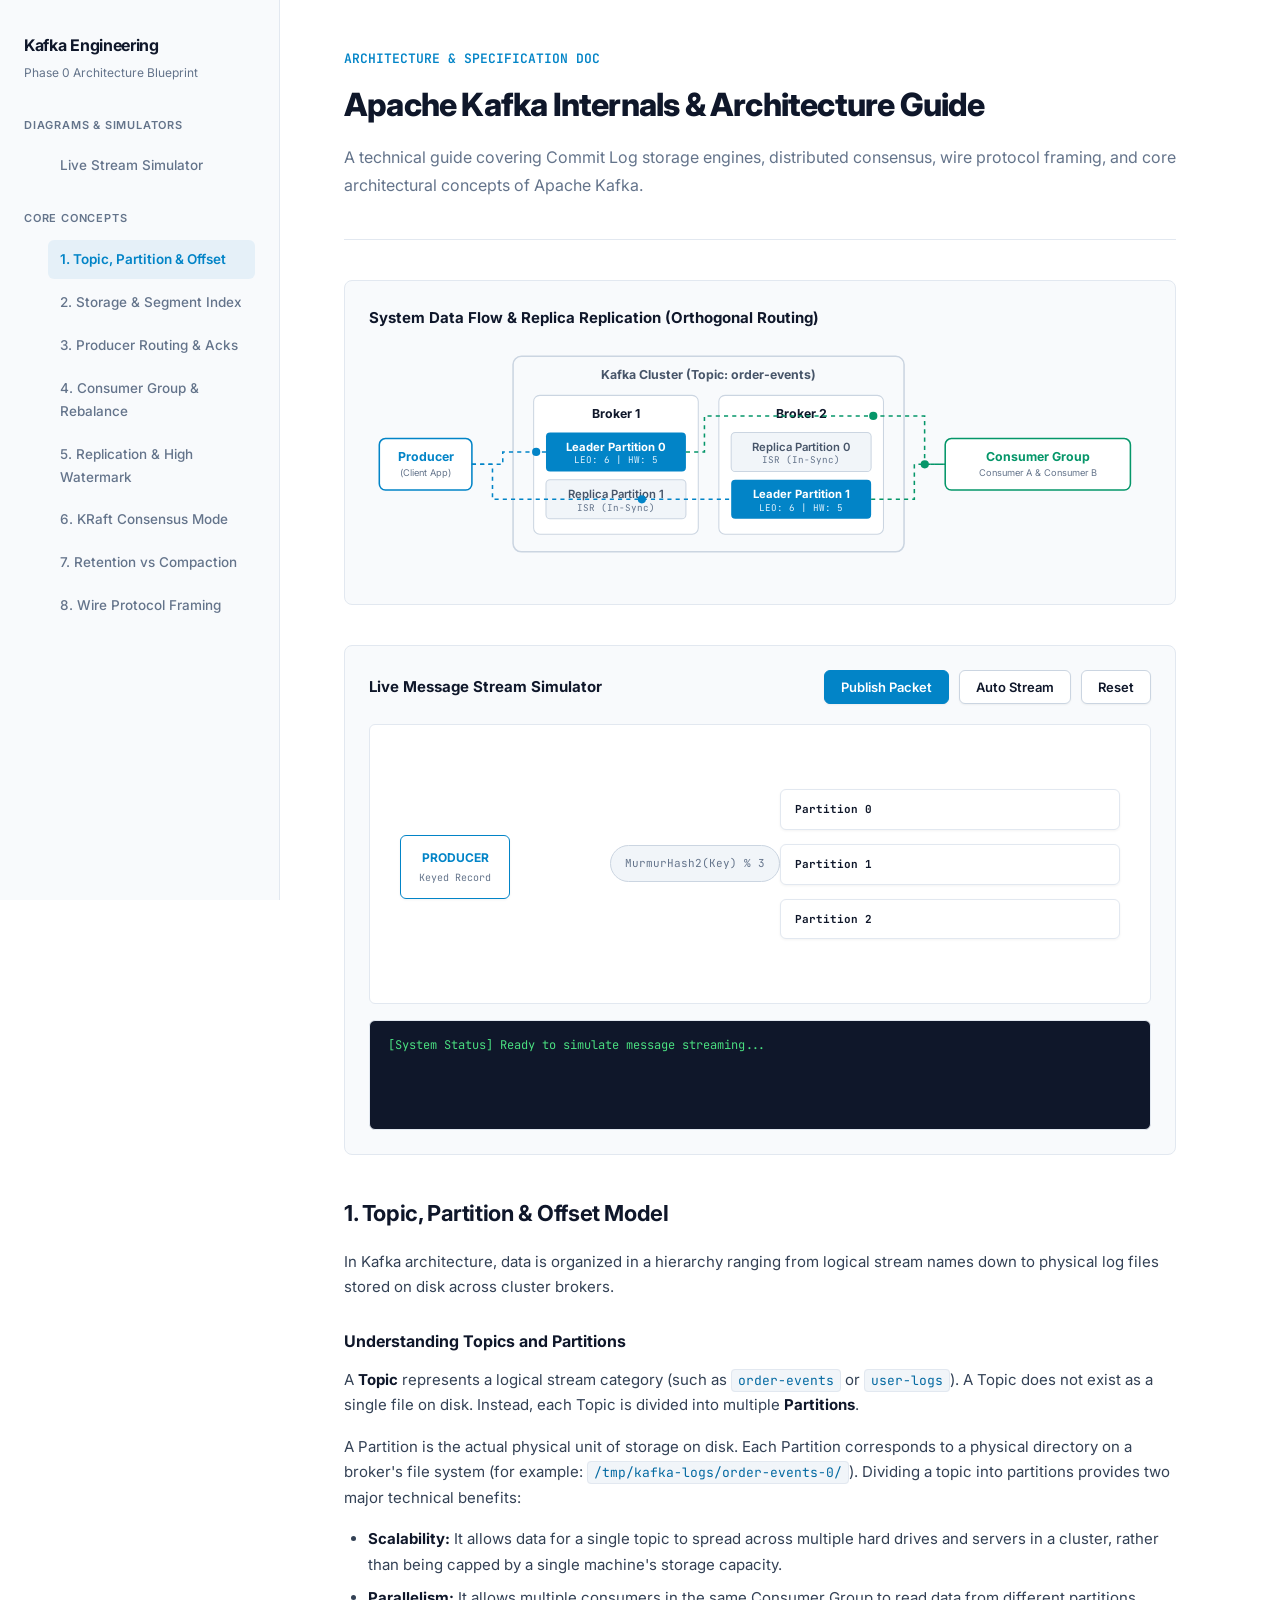
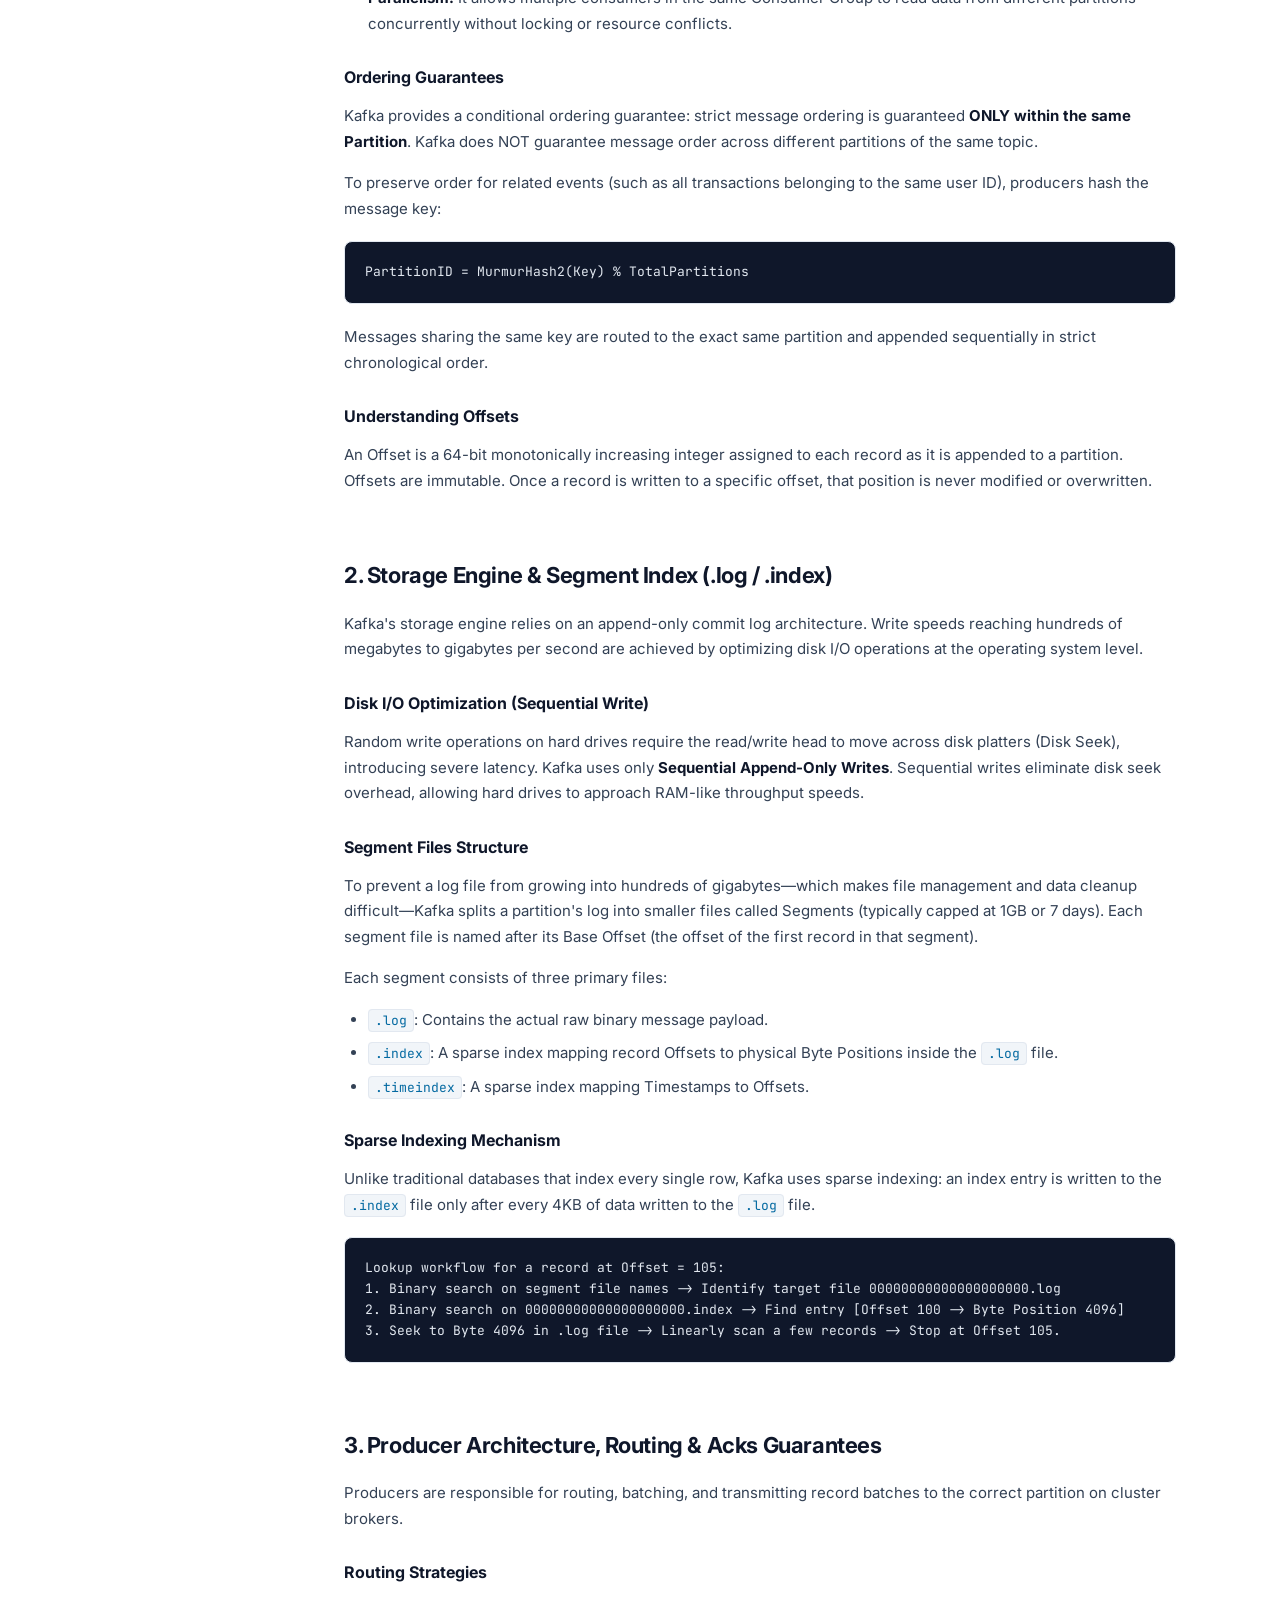
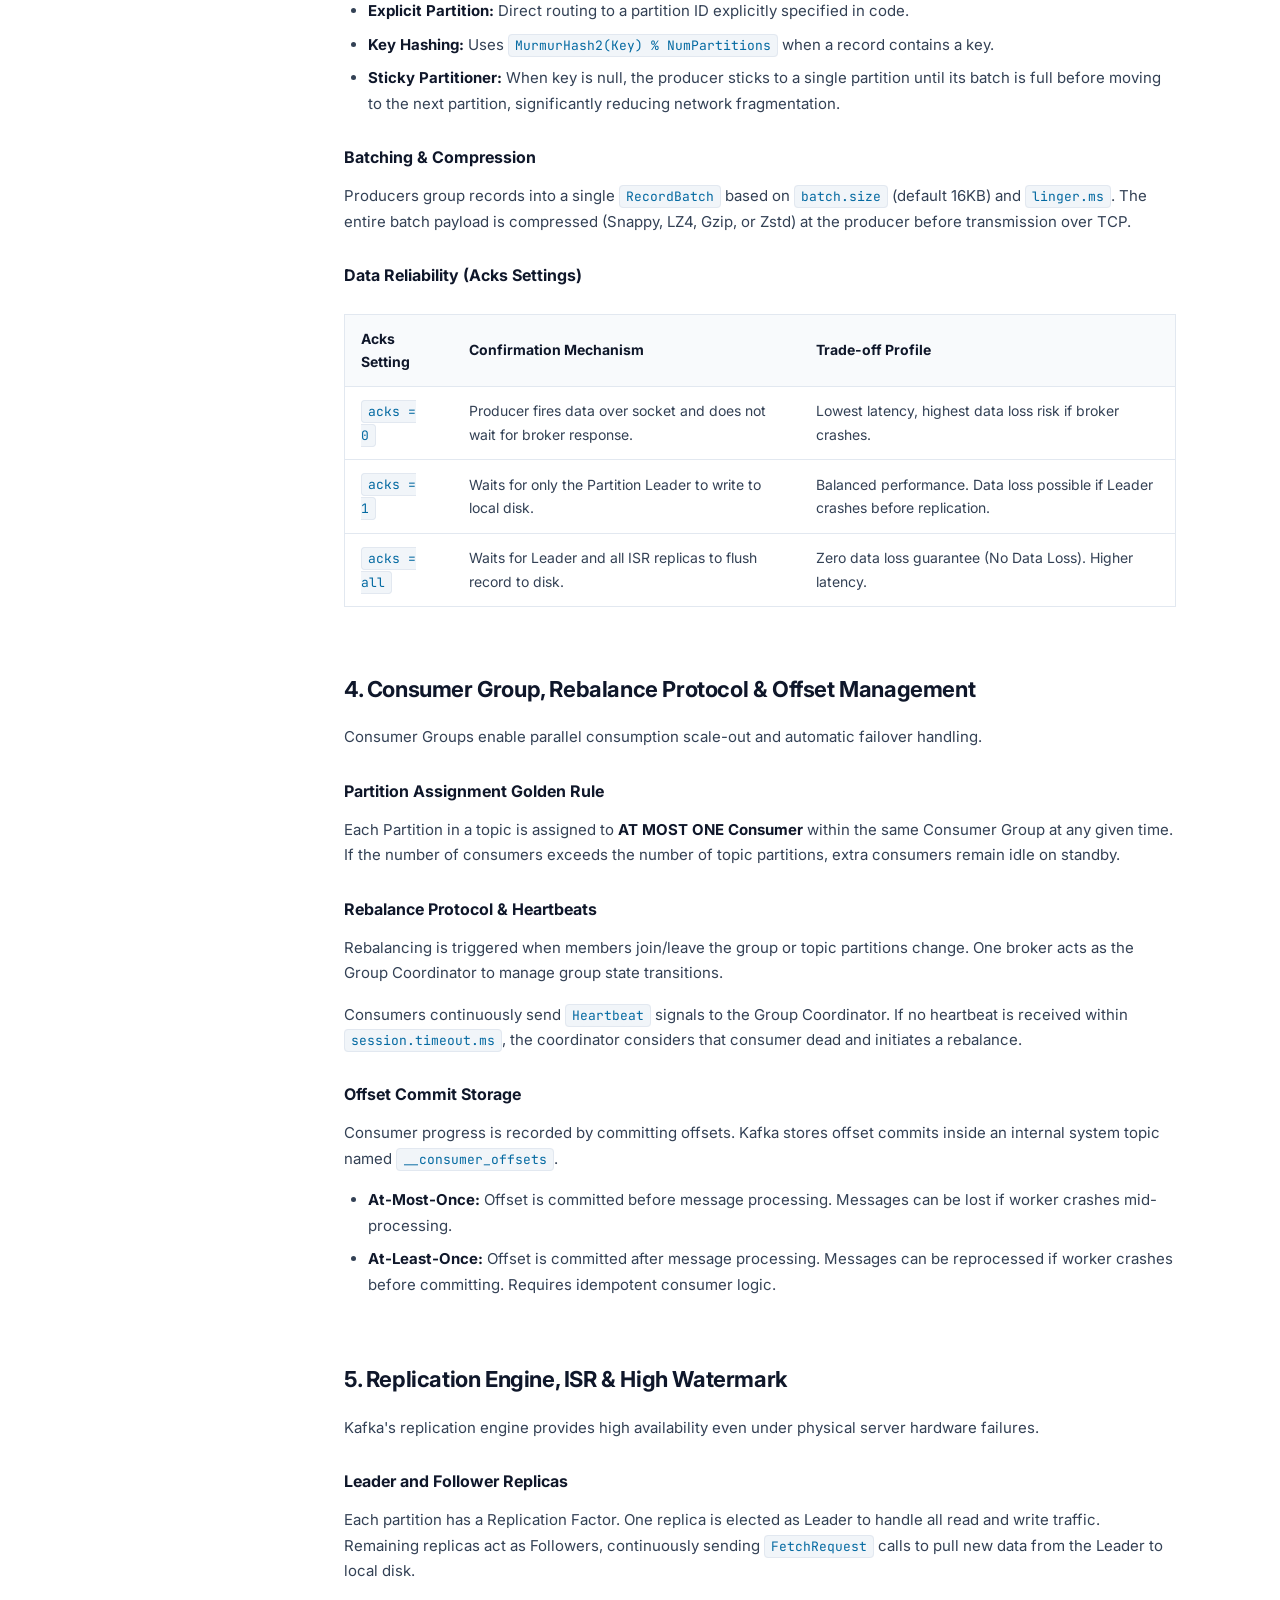
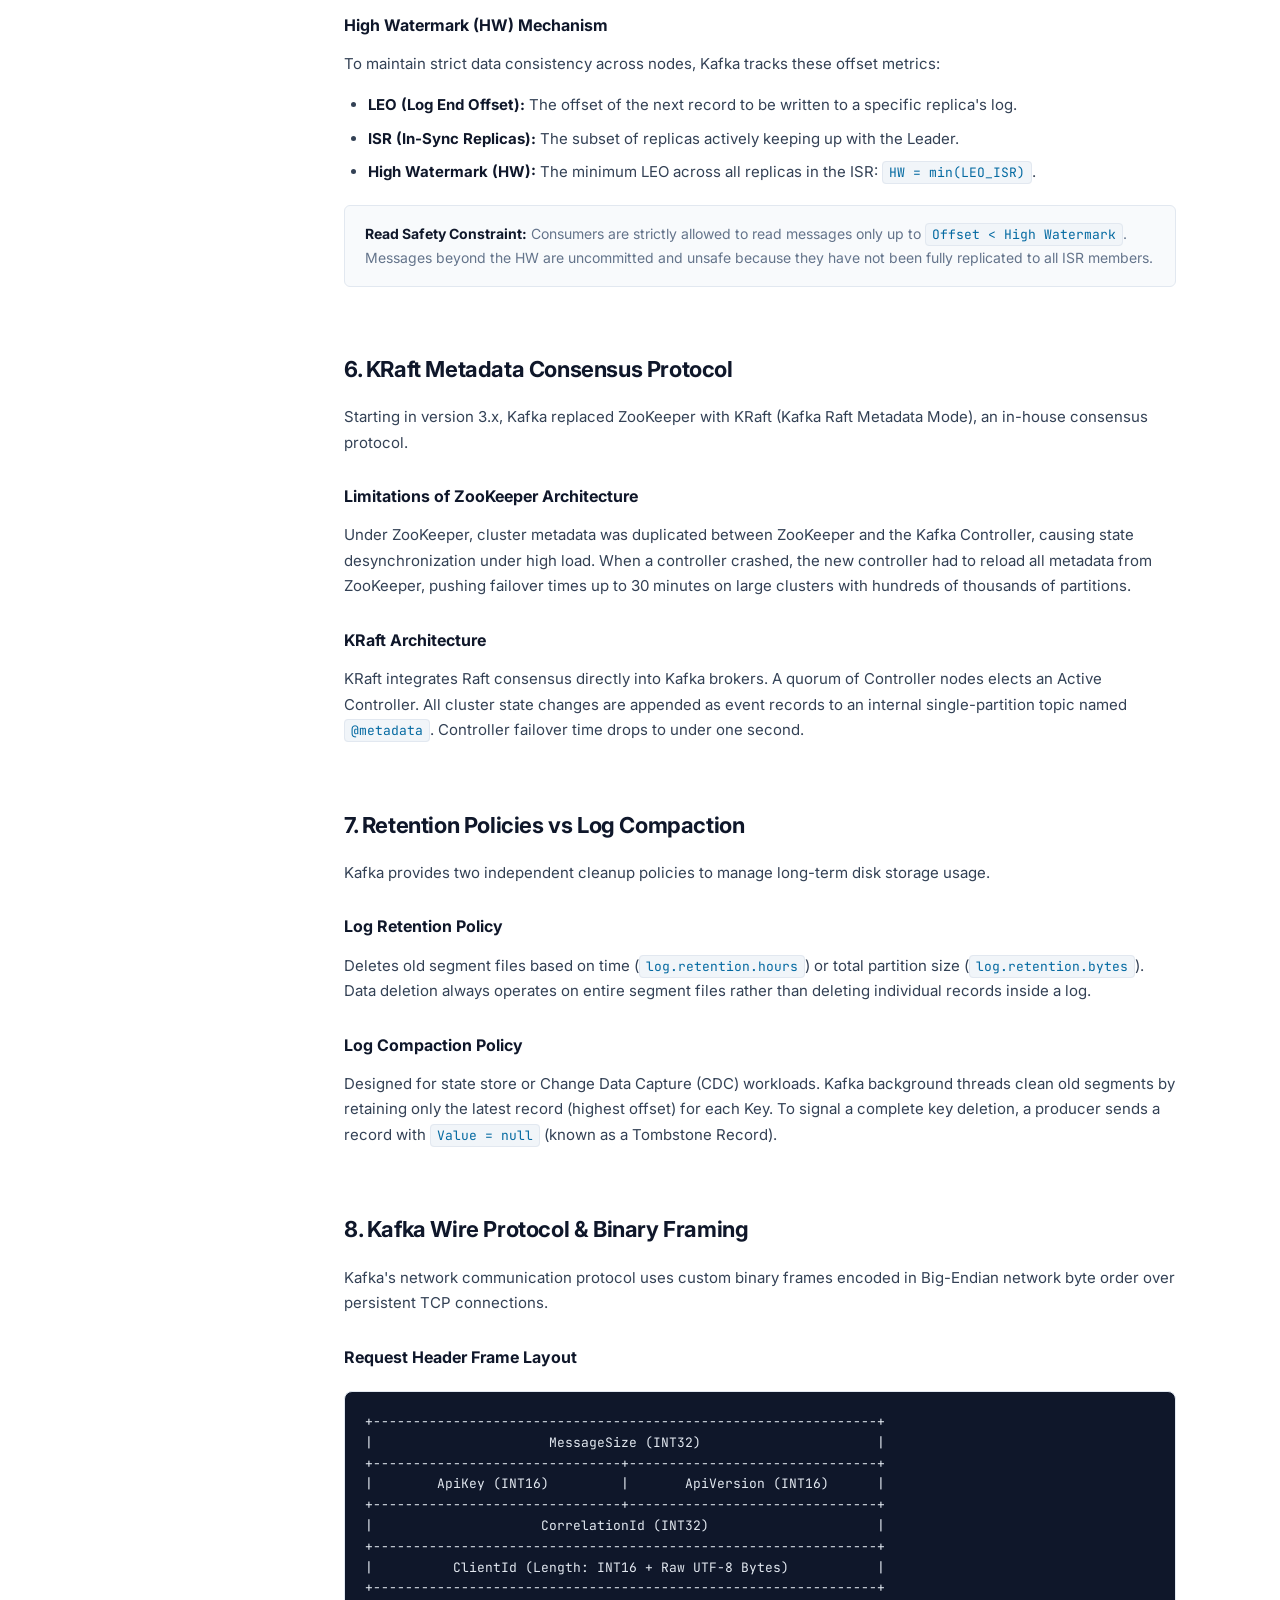
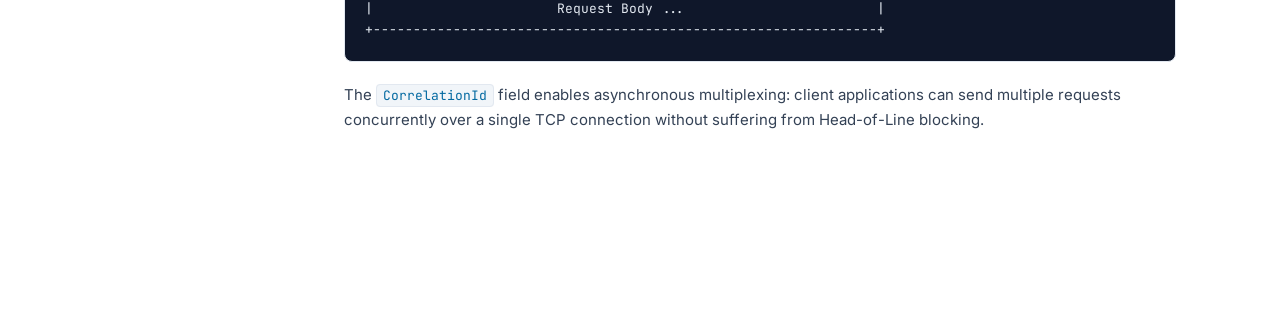
<file: docs/phase0-kafka-fundamentals.html>
<!DOCTYPE html>
<html lang="en">
<head>
  <meta charset="UTF-8">
  <meta name="viewport" content="width=device-width, initial-scale=1.0">
  <title>Apache Kafka — Phase 0 Architecture & Engineering Guide</title>
  <!-- Google Fonts: Inter & JetBrains Mono for authentic engineering docs style -->
  <link rel="preconnect" href="https://fonts.googleapis.com">
  <link rel="preconnect" href="https://fonts.gstatic.com" crossorigin>
  <link href="https://fonts.googleapis.com/css2?family=Fira+Code:wght@400;500;600;700&family=Inter:wght@400;500;600;700;800;900&family=JetBrains+Mono:ital,wght@0,400;0,500;0,600;1,400&display=swap" rel="stylesheet">
  
  <style>
    /* Stripe / Vercel Engineering Docs Style (Crisp Light Mode) */
    :root {
      --bg-page: #ffffff;
      --bg-sidebar: #f8fafc;
      --bg-surface: #f8fafc;
      --bg-code: #0f172a;
      
      --border-color: #e2e8f0;
      --border-light: #cbd5e1;
      
      --text-main: #334155;
      --text-muted: #64748b;
      --text-heading: #0f172a;
      
      --accent: #0284c7;
      --accent-dim: rgba(2, 132, 199, 0.08);
      --green: #059669;
      
      --font-sans: 'Inter', system-ui, -apple-system, sans-serif;
      --font-mono: 'JetBrains Mono', monospace;
    }

    * { box-sizing: border-box; margin: 0; padding: 0; }

    body {
      background-color: var(--bg-page);
      color: var(--text-main);
      font-family: var(--font-sans);
      font-size: 15px;
      line-height: 1.7;
      display: flex;
      min-height: 100vh;
    }

    /* SIDEBAR NAVIGATION */
    aside {
      width: 280px;
      background: var(--bg-sidebar);
      border-right: 1px solid var(--border-color);
      position: fixed;
      top: 0;
      bottom: 0;
      left: 0;
      padding: 32px 24px;
      overflow-y: auto;
    }

    .brand-title {
      font-size: 16px;
      font-weight: 700;
      color: var(--text-heading);
      letter-spacing: -0.3px;
      margin-bottom: 4px;
    }

    .brand-subtitle {
      font-size: 12px;
      color: var(--text-muted);
      margin-bottom: 32px;
    }

    .nav-section-title {
      font-size: 11px;
      font-weight: 600;
      text-transform: uppercase;
      letter-spacing: 0.8px;
      color: var(--text-muted);
      margin: 24px 0 12px;
    }

    .nav-list {
      list-style: none;
    }

    .nav-item {
      margin-bottom: 4px;
    }

    .nav-link {
      display: block;
      padding: 8px 12px;
      border-radius: 6px;
      color: var(--text-muted);
      text-decoration: none;
      font-size: 13.5px;
      font-weight: 500;
      transition: all 0.15s ease;
    }

    .nav-link:hover {
      color: var(--text-heading);
      background: rgba(0, 0, 0, 0.04);
    }

    .nav-link.active {
      color: var(--accent);
      background: var(--accent-dim);
      font-weight: 600;
    }

    /* MAIN CONTENT AREA */
    main {
      margin-left: 280px;
      flex: 1;
      max-width: 960px;
      padding: 48px 64px 120px;
    }

    /* DOCUMENT HEADER */
    .doc-header {
      margin-bottom: 40px;
      padding-bottom: 24px;
      border-bottom: 1px solid var(--border-color);
    }

    .doc-meta {
      font-size: 13px;
      color: var(--accent);
      font-family: var(--font-mono);
      font-weight: 600;
      margin-bottom: 8px;
    }

    h1 {
      font-size: 32px;
      font-weight: 800;
      color: var(--text-heading);
      letter-spacing: -0.8px;
      margin-bottom: 12px;
    }

    .doc-lead {
      font-size: 16px;
      color: var(--text-muted);
    }

    /* DIAGRAM & SIMULATOR CONTAINERS */
    .interactive-card {
      background: var(--bg-surface);
      border: 1px solid var(--border-color);
      border-radius: 8px;
      padding: 24px;
      margin: 28px 0 40px;
    }

    .sim-header {
      display: flex;
      justify-content: space-between;
      align-items: center;
      margin-bottom: 20px;
      flex-wrap: wrap;
      gap: 16px;
    }

    .sim-title {
      font-size: 15px;
      font-weight: 700;
      color: var(--text-heading);
    }

    .btn-group {
      display: flex;
      gap: 10px;
    }

    .btn {
      padding: 8px 16px;
      border-radius: 6px;
      border: 1px solid var(--border-light);
      background: #ffffff;
      color: var(--text-heading);
      font-family: var(--font-sans);
      font-size: 13px;
      font-weight: 600;
      cursor: pointer;
      transition: all 0.15s ease;
      box-shadow: 0 1px 2px rgba(0, 0, 0, 0.05);
    }

    .btn:hover {
      background: #f1f5f9;
      border-color: var(--accent);
      color: var(--accent);
    }

    .btn-primary {
      background: var(--accent);
      border-color: var(--accent);
      color: #ffffff;
    }
    .btn-primary:hover {
      background: #0369a1;
      color: #ffffff;
    }

    .sim-stage {
      background: #ffffff;
      border: 1px solid var(--border-color);
      border-radius: 6px;
      padding: 24px;
      min-height: 280px;
      position: relative;
      overflow: hidden;
    }

    .sim-packet {
      position: absolute;
      width: 24px;
      height: 24px;
      border-radius: 50%;
      background: var(--accent);
      color: #ffffff;
      font-size: 10px;
      font-weight: 700;
      font-family: var(--font-mono);
      display: flex;
      align-items: center;
      justify-content: center;
      box-shadow: 0 2px 8px rgba(2, 132, 199, 0.4);
      transition: all 0.7s cubic-bezier(0.25, 1, 0.5, 1);
      z-index: 10;
    }

    .terminal-console {
      background: var(--bg-code);
      border: 1px solid var(--border-color);
      border-radius: 6px;
      padding: 14px 18px;
      font-family: var(--font-mono);
      font-size: 12px;
      color: #4ade80;
      height: 110px;
      overflow-y: auto;
      margin-top: 16px;
    }

    /* TYPOGRAPHY & SECTIONS */
    section {
      margin-bottom: 64px;
      scroll-margin-top: 32px;
    }

    h2 {
      font-size: 22px;
      font-weight: 700;
      color: var(--text-heading);
      letter-spacing: -0.4px;
      margin: 40px 0 16px;
      padding-top: 16px;
      border-top: 1px solid var(--border-color);
    }

    section > h2:first-child {
      border-top: none;
      padding-top: 0;
      margin-top: 0;
    }

    h3 {
      font-size: 16px;
      font-weight: 700;
      color: var(--text-heading);
      margin: 28px 0 12px;
    }

    p {
      margin-bottom: 16px;
      color: var(--text-main);
    }

    ul, ol {
      margin: 0 0 20px 24px;
      color: var(--text-main);
    }

    li {
      margin-bottom: 8px;
    }

    strong {
      color: var(--text-heading);
      font-weight: 700;
    }

    code {
      font-family: var(--font-mono);
      font-size: 13px;
      background: #f1f5f9;
      color: #0369a1;
      padding: 2px 6px;
      border-radius: 4px;
      border: 1px solid #e2e8f0;
    }

    /* CODE BLOCKS */
    pre {
      background: var(--bg-code);
      border: 1px solid var(--border-color);
      border-radius: 8px;
      padding: 20px;
      font-family: var(--font-mono);
      font-size: 13px;
      line-height: 1.6;
      color: #e2e8f0;
      overflow-x: auto;
      margin: 20px 0;
    }

    pre code {
      background: none;
      padding: 0;
      border: none;
      color: inherit;
    }

    .comment { color: #64748b; font-style: italic; }
    .keyword { color: #38bdf8; font-weight: 600; }
    .string { color: #fde047; }
    .type { color: #4ade80; }

    /* CLEAN TABLES */
    table {
      width: 100%;
      border-collapse: collapse;
      font-size: 14px;
      margin: 24px 0;
      border: 1px solid var(--border-color);
      background: #ffffff;
    }

    th {
      background: var(--bg-surface);
      color: var(--text-heading);
      font-weight: 700;
      text-align: left;
      padding: 12px 16px;
      border-bottom: 1px solid var(--border-color);
    }

    td {
      padding: 12px 16px;
      border-bottom: 1px solid var(--border-color);
      color: var(--text-main);
    }

    tr:last-child td {
      border-bottom: none;
    }

    /* AUTHENTIC BLOCKQUOTES */
    blockquote {
      margin: 20px 0;
      padding: 16px 20px;
      background: var(--bg-surface);
      border: 1px solid var(--border-color);
      border-radius: 6px;
      color: var(--text-muted);
      font-size: 14px;
    }

    blockquote strong {
      color: var(--text-heading);
    }

    /* RESPONSIVE */
    @media (max-width: 900px) {
      body { flex-direction: column; }
      aside { width: 100%; position: relative; height: auto; }
      main { margin-left: 0; padding: 32px 24px; }
    }
  </style>
</head>
<body>

  <!-- SIDEBAR NAVIGATION -->
  <aside>
    <div class="brand-title">Kafka Engineering</div>
    <div class="brand-subtitle">Phase 0 Architecture Blueprint</div>

    <div class="nav-section-title">Diagrams & Simulators</div>
    <ul class="nav-list">
      <li class="nav-item"><a class="nav-link" href="#interactive-simulator">Live Stream Simulator</a></li>
    </ul>

    <div class="nav-section-title">Core Concepts</div>
    <ul class="nav-list">
      <li class="nav-item"><a class="nav-link active" href="#section-1">1. Topic, Partition & Offset</a></li>
      <li class="nav-item"><a class="nav-link" href="#section-2">2. Storage & Segment Index</a></li>
      <li class="nav-item"><a class="nav-link" href="#section-3">3. Producer Routing & Acks</a></li>
      <li class="nav-item"><a class="nav-link" href="#section-4">4. Consumer Group & Rebalance</a></li>
      <li class="nav-item"><a class="nav-link" href="#section-5">5. Replication & High Watermark</a></li>
      <li class="nav-item"><a class="nav-link" href="#section-6">6. KRaft Consensus Mode</a></li>
      <li class="nav-item"><a class="nav-link" href="#section-7">7. Retention vs Compaction</a></li>
      <li class="nav-item"><a class="nav-link" href="#section-8">8. Wire Protocol Framing</a></li>
    </ul>
  </aside>

  <!-- MAIN DOCUMENT CONTENT -->
  <main>

    <header class="doc-header">
      <div class="doc-meta">ARCHITECTURE & SPECIFICATION DOC</div>
      <h1>Apache Kafka Internals & Architecture Guide</h1>
      <p class="doc-lead">
        A technical guide covering Commit Log storage engines, distributed consensus, wire protocol framing, and core architectural concepts of Apache Kafka.
      </p>
    </header>

    <!-- ARCHITECTURE OVERVIEW DIAGRAM WITH LIGHT THEME & MOVING PACKETS -->
    <div class="interactive-card">
      <div class="sim-title" style="margin-bottom: 16px;">System Data Flow & Replica Replication (Orthogonal Routing)</div>
      
      <svg class="cluster-diagram" viewBox="0 0 760 220">
        <!-- BACKGROUND CLUSTER BOX -->
        <rect x="140" y="10" width="380" height="190" fill="#f8fafc" stroke="#cbd5e1" stroke-width="1.5" rx="8"/>
        <text x="330" y="32" fill="#475569" font-family="Inter" font-size="12" font-weight="700" text-anchor="middle">Kafka Cluster (Topic: order-events)</text>

        <!-- BROKER 1 -->
        <g transform="translate(160, 48)">
          <rect width="160" height="135" fill="#ffffff" stroke="#cbd5e1" rx="6"/>
          <text x="80" y="22" fill="#0f172a" font-family="Inter" font-size="12" font-weight="700" text-anchor="middle">Broker 1</text>
          
          <rect x="12" y="36" width="136" height="38" fill="#0284c7" rx="4"/>
          <text x="80" y="54" fill="#ffffff" font-family="Inter" font-size="11" font-weight="700" text-anchor="middle">Leader Partition 0</text>
          <text x="80" y="66" fill="#e0f2fe" font-family="JetBrains Mono" font-size="9" text-anchor="middle">LEO: 6 | HW: 5</text>

          <rect x="12" y="82" width="136" height="38" fill="#f1f5f9" stroke="#cbd5e1" rx="4"/>
          <text x="80" y="100" fill="#475569" font-family="Inter" font-size="11" font-weight="600" text-anchor="middle">Replica Partition 1</text>
          <text x="80" y="112" fill="#64748b" font-family="JetBrains Mono" font-size="9" text-anchor="middle">ISR (In-Sync)</text>
        </g>

        <!-- BROKER 2 -->
        <g transform="translate(340, 48)">
          <rect width="160" height="135" fill="#ffffff" stroke="#cbd5e1" rx="6"/>
          <text x="80" y="22" fill="#0f172a" font-family="Inter" font-size="12" font-weight="700" text-anchor="middle">Broker 2</text>
          
          <rect x="12" y="36" width="136" height="38" fill="#f1f5f9" stroke="#cbd5e1" rx="4"/>
          <text x="80" y="54" fill="#475569" font-family="Inter" font-size="11" font-weight="600" text-anchor="middle">Replica Partition 0</text>
          <text x="80" y="66" fill="#64748b" font-family="JetBrains Mono" font-size="9" text-anchor="middle">ISR (In-Sync)</text>

          <rect x="12" y="82" width="136" height="38" fill="#0284c7" rx="4"/>
          <text x="80" y="100" fill="#ffffff" font-family="Inter" font-size="11" font-weight="700" text-anchor="middle">Leader Partition 1</text>
          <text x="80" y="112" fill="#e0f2fe" font-family="JetBrains Mono" font-size="9" text-anchor="middle">LEO: 6 | HW: 5</text>
        </g>

        <!-- PRODUCER BOX -->
        <rect x="10" y="90" width="90" height="50" fill="#ffffff" stroke="#0284c7" stroke-width="1.5" rx="6"/>
        <text x="55" y="112" fill="#0284c7" font-family="Inter" font-size="12" font-weight="700" text-anchor="middle">Producer</text>
        <text x="55" y="126" fill="#64748b" font-family="Inter" font-size="9" text-anchor="middle">(Client App)</text>

        <!-- CONSUMER BOX -->
        <rect x="560" y="90" width="180" height="50" fill="#ffffff" stroke="#059669" stroke-width="1.5" rx="6"/>
        <text x="650" y="112" fill="#059669" font-family="Inter" font-size="12" font-weight="700" text-anchor="middle">Consumer Group</text>
        <text x="650" y="126" fill="#64748b" font-family="Inter" font-size="9" text-anchor="middle">Consumer A & Consumer B</text>

        <!-- CLEAN ORTHOGONAL 90-DEGREE MANHATTAN PATHS -->
        <path id="ortho-p0" d="M 100 115 H 130 V 103 H 172" stroke="#0284c7" stroke-width="1.5" stroke-dasharray="4 4" fill="none"/>
        <path id="ortho-p1" d="M 100 115 H 120 V 149 H 352" stroke="#0284c7" stroke-width="1.5" stroke-dasharray="4 4" fill="none"/>
        <path id="ortho-c0" d="M 308 103 H 326 V 68 H 540 V 115 H 560" stroke="#059669" stroke-width="1.5" stroke-dasharray="4 4" fill="none"/>
        <path id="ortho-c1" d="M 488 149 H 530 V 115 H 560" stroke="#059669" stroke-width="1.5" stroke-dasharray="4 4" fill="none"/>

        <!-- ANIMATED MOVING PACKETS -->
        <circle r="4" fill="#0284c7">
          <animateMotion dur="2.2s" repeatCount="indefinite" path="M 100 115 H 130 V 103 H 172"/>
        </circle>
        <circle r="4" fill="#0284c7">
          <animateMotion dur="2.8s" repeatCount="indefinite" path="M 100 115 H 120 V 149 H 352"/>
        </circle>
        <circle r="4" fill="#059669">
          <animateMotion dur="3.0s" repeatCount="indefinite" path="M 308 103 H 326 V 68 H 540 V 115 H 560"/>
        </circle>
        <circle r="4" fill="#059669">
          <animateMotion dur="2.4s" repeatCount="indefinite" path="M 488 149 H 530 V 115 H 560"/>
        </circle>
      </svg>
    </div>

    <!-- LIVE PACKET FLOW SIMULATOR COMPONENT -->
    <div class="interactive-card" id="interactive-simulator">
      <div class="sim-header">
        <div class="sim-title">Live Message Stream Simulator</div>
        <div class="btn-group">
          <button class="btn btn-primary" onclick="sendSimPacket()">Publish Packet</button>
          <button class="btn" id="btn-auto-stream" onclick="toggleAutoStream()">Auto Stream</button>
          <button class="btn" onclick="resetSim()">Reset</button>
        </div>
      </div>

      <div class="sim-stage" id="stage-box">
        <!-- PRODUCER NODE -->
        <div style="position: absolute; left: 30px; top: 110px; background: #ffffff; border: 1.5px solid var(--accent); padding: 12px 18px; border-radius: 6px; text-align: center; box-shadow: 0 1px 3px rgba(0,0,0,0.05);">
          <div style="font-size: 12px; font-weight: 700; color: var(--accent);">PRODUCER</div>
          <div style="font-size: 10px; color: var(--text-muted); font-family: var(--font-mono);">Keyed Record</div>
        </div>

        <!-- ROUTER NODE -->
        <div style="position: absolute; left: 240px; top: 120px; background: #f1f5f9; border: 1px solid var(--border-light); padding: 8px 14px; border-radius: 20px; font-size: 11px; font-family: var(--font-mono); color: var(--text-muted);">
          MurmurHash2(Key) % 3
        </div>

        <!-- PARTITION QUEUES STACK -->
        <div style="position: absolute; right: 30px; top: 20px; bottom: 20px; width: 340px; display: flex; flex-direction: column; gap: 14px; justify-content: center;">
          <div style="background: #ffffff; border: 1px solid var(--border-color); border-radius: 6px; padding: 10px 14px; display: flex; align-items: center; justify-content: space-between; box-shadow: 0 1px 3px rgba(0,0,0,0.05);">
            <span style="font-size: 11px; font-weight: 700; color: var(--text-heading); font-family: var(--font-mono);">Partition 0</span>
            <div id="q0-box" style="display: flex; gap: 6px;"></div>
          </div>

          <div style="background: #ffffff; border: 1px solid var(--border-color); border-radius: 6px; padding: 10px 14px; display: flex; align-items: center; justify-content: space-between; box-shadow: 0 1px 3px rgba(0,0,0,0.05);">
            <span style="font-size: 11px; font-weight: 700; color: var(--text-heading); font-family: var(--font-mono);">Partition 1</span>
            <div id="q1-box" style="display: flex; gap: 6px;"></div>
          </div>

          <div style="background: #ffffff; border: 1px solid var(--border-color); border-radius: 6px; padding: 10px 14px; display: flex; align-items: center; justify-content: space-between; box-shadow: 0 1px 3px rgba(0,0,0,0.05);">
            <span style="font-size: 11px; font-weight: 700; color: var(--text-heading); font-family: var(--font-mono);">Partition 2</span>
            <div id="q2-box" style="display: flex; gap: 6px;"></div>
          </div>
        </div>
      </div>

      <div class="terminal-console" id="console-stream">
        [System Status] Ready to simulate message streaming...
      </div>
    </div>

    <!-- SECTION 1 -->
    <section id="section-1">
      <h2>1. Topic, Partition & Offset Model</h2>
      <p>
        In Kafka architecture, data is organized in a hierarchy ranging from logical stream names down to physical log files stored on disk across cluster brokers.
      </p>

      <h3>Understanding Topics and Partitions</h3>
      <p>
        A <strong>Topic</strong> represents a logical stream category (such as <code>order-events</code> or <code>user-logs</code>). A Topic does not exist as a single file on disk. Instead, each Topic is divided into multiple <strong>Partitions</strong>.
      </p>
      <p>
        A Partition is the actual physical unit of storage on disk. Each Partition corresponds to a physical directory on a broker's file system (for example: <code>/tmp/kafka-logs/order-events-0/</code>). Dividing a topic into partitions provides two major technical benefits:
      </p>
      <ul>
        <li><strong>Scalability:</strong> It allows data for a single topic to spread across multiple hard drives and servers in a cluster, rather than being capped by a single machine's storage capacity.</li>
        <li><strong>Parallelism:</strong> It allows multiple consumers in the same Consumer Group to read data from different partitions concurrently without locking or resource conflicts.</li>
      </ul>

      <h3>Ordering Guarantees</h3>
      <p>
        Kafka provides a conditional ordering guarantee: strict message ordering is guaranteed <strong>ONLY within the same Partition</strong>. Kafka does NOT guarantee message order across different partitions of the same topic.
      </p>
      <p>
        To preserve order for related events (such as all transactions belonging to the same user ID), producers hash the message key:
      </p>
      <pre><code>PartitionID = MurmurHash2(Key) % TotalPartitions</code></pre>
      <p>
        Messages sharing the same key are routed to the exact same partition and appended sequentially in strict chronological order.
      </p>

      <h3>Understanding Offsets</h3>
      <p>
        An Offset is a 64-bit monotonically increasing integer assigned to each record as it is appended to a partition. Offsets are immutable. Once a record is written to a specific offset, that position is never modified or overwritten.
      </p>
    </section>

    <!-- SECTION 2 -->
    <section id="section-2">
      <h2>2. Storage Engine & Segment Index (.log / .index)</h2>
      <p>
        Kafka's storage engine relies on an append-only commit log architecture. Write speeds reaching hundreds of megabytes to gigabytes per second are achieved by optimizing disk I/O operations at the operating system level.
      </p>

      <h3>Disk I/O Optimization (Sequential Write)</h3>
      <p>
        Random write operations on hard drives require the read/write head to move across disk platters (Disk Seek), introducing severe latency. Kafka uses only <strong>Sequential Append-Only Writes</strong>. Sequential writes eliminate disk seek overhead, allowing hard drives to approach RAM-like throughput speeds.
      </p>

      <h3>Segment Files Structure</h3>
      <p>
        To prevent a log file from growing into hundreds of gigabytes—which makes file management and data cleanup difficult—Kafka splits a partition's log into smaller files called Segments (typically capped at 1GB or 7 days). Each segment file is named after its Base Offset (the offset of the first record in that segment).
      </p>
      <p>Each segment consists of three primary files:</p>
      <ul>
        <li><code>.log</code>: Contains the actual raw binary message payload.</li>
        <li><code>.index</code>: A sparse index mapping record Offsets to physical Byte Positions inside the <code>.log</code> file.</li>
        <li><code>.timeindex</code>: A sparse index mapping Timestamps to Offsets.</li>
      </ul>

      <h3>Sparse Indexing Mechanism</h3>
      <p>
        Unlike traditional databases that index every single row, Kafka uses sparse indexing: an index entry is written to the <code>.index</code> file only after every 4KB of data written to the <code>.log</code> file.
      </p>

      <pre><code>Lookup workflow for a record at Offset = 105:
1. Binary search on segment file names -> Identify target file 00000000000000000000.log
2. Binary search on 00000000000000000000.index -> Find entry [Offset 100 -> Byte Position 4096]
3. Seek to Byte 4096 in .log file -> Linearly scan a few records -> Stop at Offset 105.</code></pre>
    </section>

    <!-- SECTION 3 -->
    <section id="section-3">
      <h2>3. Producer Architecture, Routing & Acks Guarantees</h2>
      <p>
        Producers are responsible for routing, batching, and transmitting record batches to the correct partition on cluster brokers.
      </p>

      <h3>Routing Strategies</h3>
      <ul>
        <li><strong>Explicit Partition:</strong> Direct routing to a partition ID explicitly specified in code.</li>
        <li><strong>Key Hashing:</strong> Uses <code>MurmurHash2(Key) % NumPartitions</code> when a record contains a key.</li>
        <li><strong>Sticky Partitioner:</strong> When key is null, the producer sticks to a single partition until its batch is full before moving to the next partition, significantly reducing network fragmentation.</li>
      </ul>

      <h3>Batching & Compression</h3>
      <p>
        Producers group records into a single <code>RecordBatch</code> based on <code>batch.size</code> (default 16KB) and <code>linger.ms</code>. The entire batch payload is compressed (Snappy, LZ4, Gzip, or Zstd) at the producer before transmission over TCP.
      </p>

      <h3>Data Reliability (Acks Settings)</h3>
      <table>
        <thead>
          <tr>
            <th>Acks Setting</th>
            <th>Confirmation Mechanism</th>
            <th>Trade-off Profile</th>
          </tr>
        </thead>
        <tbody>
          <tr>
            <td><code>acks = 0</code></td>
            <td>Producer fires data over socket and does not wait for broker response.</td>
            <td>Lowest latency, highest data loss risk if broker crashes.</td>
          </tr>
          <tr>
            <td><code>acks = 1</code></td>
            <td>Waits for only the Partition Leader to write to local disk.</td>
            <td>Balanced performance. Data loss possible if Leader crashes before replication.</td>
          </tr>
          <tr>
            <td><code>acks = all</code></td>
            <td>Waits for Leader and all ISR replicas to flush record to disk.</td>
            <td>Zero data loss guarantee (No Data Loss). Higher latency.</td>
          </tr>
        </tbody>
      </table>
    </section>

    <!-- SECTION 4 -->
    <section id="section-4">
      <h2>4. Consumer Group, Rebalance Protocol & Offset Management</h2>
      <p>
        Consumer Groups enable parallel consumption scale-out and automatic failover handling.
      </p>

      <h3>Partition Assignment Golden Rule</h3>
      <p>
        Each Partition in a topic is assigned to <strong>AT MOST ONE Consumer</strong> within the same Consumer Group at any given time. If the number of consumers exceeds the number of topic partitions, extra consumers remain idle on standby.
      </p>

      <h3>Rebalance Protocol & Heartbeats</h3>
      <p>
        Rebalancing is triggered when members join/leave the group or topic partitions change. One broker acts as the Group Coordinator to manage group state transitions.
      </p>
      <p>
        Consumers continuously send <code>Heartbeat</code> signals to the Group Coordinator. If no heartbeat is received within <code>session.timeout.ms</code>, the coordinator considers that consumer dead and initiates a rebalance.
      </p>

      <h3>Offset Commit Storage</h3>
      <p>
        Consumer progress is recorded by committing offsets. Kafka stores offset commits inside an internal system topic named <code>__consumer_offsets</code>.
      </p>
      <ul>
        <li><strong>At-Most-Once:</strong> Offset is committed before message processing. Messages can be lost if worker crashes mid-processing.</li>
        <li><strong>At-Least-Once:</strong> Offset is committed after message processing. Messages can be reprocessed if worker crashes before committing. Requires idempotent consumer logic.</li>
      </ul>
    </section>

    <!-- SECTION 5 -->
    <section id="section-5">
      <h2>5. Replication Engine, ISR & High Watermark</h2>
      <p>
        Kafka's replication engine provides high availability even under physical server hardware failures.
      </p>

      <h3>Leader and Follower Replicas</h3>
      <p>
        Each partition has a Replication Factor. One replica is elected as Leader to handle all read and write traffic. Remaining replicas act as Followers, continuously sending <code>FetchRequest</code> calls to pull new data from the Leader to local disk.
      </p>

      <h3>High Watermark (HW) Mechanism</h3>
      <p>
        To maintain strict data consistency across nodes, Kafka tracks these offset metrics:
      </p>
      <ul>
        <li><strong>LEO (Log End Offset):</strong> The offset of the next record to be written to a specific replica's log.</li>
        <li><strong>ISR (In-Sync Replicas):</strong> The subset of replicas actively keeping up with the Leader.</li>
        <li><strong>High Watermark (HW):</strong> The minimum LEO across all replicas in the ISR: <code>HW = min(LEO_ISR)</code>.</li>
      </ul>

      <blockquote>
        <strong>Read Safety Constraint:</strong> Consumers are strictly allowed to read messages only up to <code>Offset &lt; High Watermark</code>. Messages beyond the HW are uncommitted and unsafe because they have not been fully replicated to all ISR members.
      </blockquote>
    </section>

    <!-- SECTION 6 -->
    <section id="section-6">
      <h2>6. KRaft Metadata Consensus Protocol</h2>
      <p>
        Starting in version 3.x, Kafka replaced ZooKeeper with KRaft (Kafka Raft Metadata Mode), an in-house consensus protocol.
      </p>

      <h3>Limitations of ZooKeeper Architecture</h3>
      <p>
        Under ZooKeeper, cluster metadata was duplicated between ZooKeeper and the Kafka Controller, causing state desynchronization under high load. When a controller crashed, the new controller had to reload all metadata from ZooKeeper, pushing failover times up to 30 minutes on large clusters with hundreds of thousands of partitions.
      </p>

      <h3>KRaft Architecture</h3>
      <p>
        KRaft integrates Raft consensus directly into Kafka brokers. A quorum of Controller nodes elects an Active Controller. All cluster state changes are appended as event records to an internal single-partition topic named <code>@metadata</code>. Controller failover time drops to under one second.
      </p>
    </section>

    <!-- SECTION 7 -->
    <section id="section-7">
      <h2>7. Retention Policies vs Log Compaction</h2>
      <p>
        Kafka provides two independent cleanup policies to manage long-term disk storage usage.
      </p>

      <h3>Log Retention Policy</h3>
      <p>
        Deletes old segment files based on time (<code>log.retention.hours</code>) or total partition size (<code>log.retention.bytes</code>). Data deletion always operates on entire segment files rather than deleting individual records inside a log.
      </p>

      <h3>Log Compaction Policy</h3>
      <p>
        Designed for state store or Change Data Capture (CDC) workloads. Kafka background threads clean old segments by retaining only the latest record (highest offset) for each Key. To signal a complete key deletion, a producer sends a record with <code>Value = null</code> (known as a Tombstone Record).
      </p>
    </section>

    <!-- SECTION 8 -->
    <section id="section-8">
      <h2>8. Kafka Wire Protocol & Binary Framing</h2>
      <p>
        Kafka's network communication protocol uses custom binary frames encoded in Big-Endian network byte order over persistent TCP connections.
      </p>

      <h3>Request Header Frame Layout</h3>
      <pre><code>+---------------------------------------------------------------+
|                      MessageSize (INT32)                      |
+-------------------------------+-------------------------------+
|        ApiKey (INT16)         |       ApiVersion (INT16)      |
+-------------------------------+-------------------------------+
|                     CorrelationId (INT32)                     |
+---------------------------------------------------------------+
|          ClientId (Length: INT16 + Raw UTF-8 Bytes)           |
+---------------------------------------------------------------+
|                       Request Body ...                        |
+---------------------------------------------------------------+</code></pre>

      <p>
        The <code>CorrelationId</code> field enables asynchronous multiplexing: client applications can send multiple requests concurrently over a single TCP connection without suffering from Head-of-Line blocking.
      </p>
    </section>

  </main>

  <script>
    // SIMULATOR SCRIPT (CLEAN TECH INTERACTIVE STREAMING)
    let pktId = 0;
    let autoTimer = null;

    function sendSimPacket() {
      pktId++;
      const stage = document.getElementById('stage-box');
      const consoleBox = document.getElementById('console-stream');

      const pkt = document.createElement('div');
      pkt.className = 'sim-packet';
      pkt.innerText = pktId;
      pkt.style.left = '80px';
      pkt.style.top = '120px';
      stage.appendChild(pkt);

      const targetP = Math.floor(Math.random() * 3);
      const targetY = 35 + (targetP * 72);

      setTimeout(() => {
        pkt.style.left = '260px';
        pkt.style.top = `${targetY}px`;
      }, 50);

      setTimeout(() => {
        pkt.style.left = '520px';
      }, 700);

      setTimeout(() => {
        if (stage.contains(pkt)) stage.removeChild(pkt);
        const qBox = document.getElementById(`q${targetP}-box`);
        
        const elem = document.createElement('div');
        elem.style.cssText = 'width: 22px; height: 22px; border-radius: 4px; background: var(--accent); color: #fff; font-size: 10px; font-weight: 700; font-family: var(--font-mono); display: flex; align-items: center; justify-content: center;';
        elem.innerText = pktId;

        if (qBox.children.length > 5) qBox.removeChild(qBox.firstChild);
        qBox.appendChild(elem);

        const timestamp = new Date().toISOString().split('T')[1].slice(0, 8);
        const logLine = `[${timestamp}] Producer -> KeyHash -> Partition ${targetP} (Offset ${qBox.children.length - 1})`;
        consoleBox.innerHTML = `<div>${logLine}</div>` + consoleBox.innerHTML;
      }, 1400);
    }

    function toggleAutoStream() {
      const btn = document.getElementById('btn-auto-stream');
      if (autoTimer) {
        clearInterval(autoTimer);
        autoTimer = null;
        btn.innerText = 'Auto Stream';
        btn.classList.remove('btn-primary');
      } else {
        autoTimer = setInterval(sendSimPacket, 1600);
        btn.innerText = 'Stop Stream';
        btn.classList.add('btn-primary');
      }
    }

    function resetSim() {
      if (autoTimer) toggleAutoStream();
      pktId = 0;
      document.getElementById('q0-box').innerHTML = '';
      document.getElementById('q1-box').innerHTML = '';
      document.getElementById('q2-box').innerHTML = '';
      document.getElementById('console-stream').innerHTML = '[System Status] Ready to simulate message streaming...';
    }
  </script>
</body>
</html>
</file>
